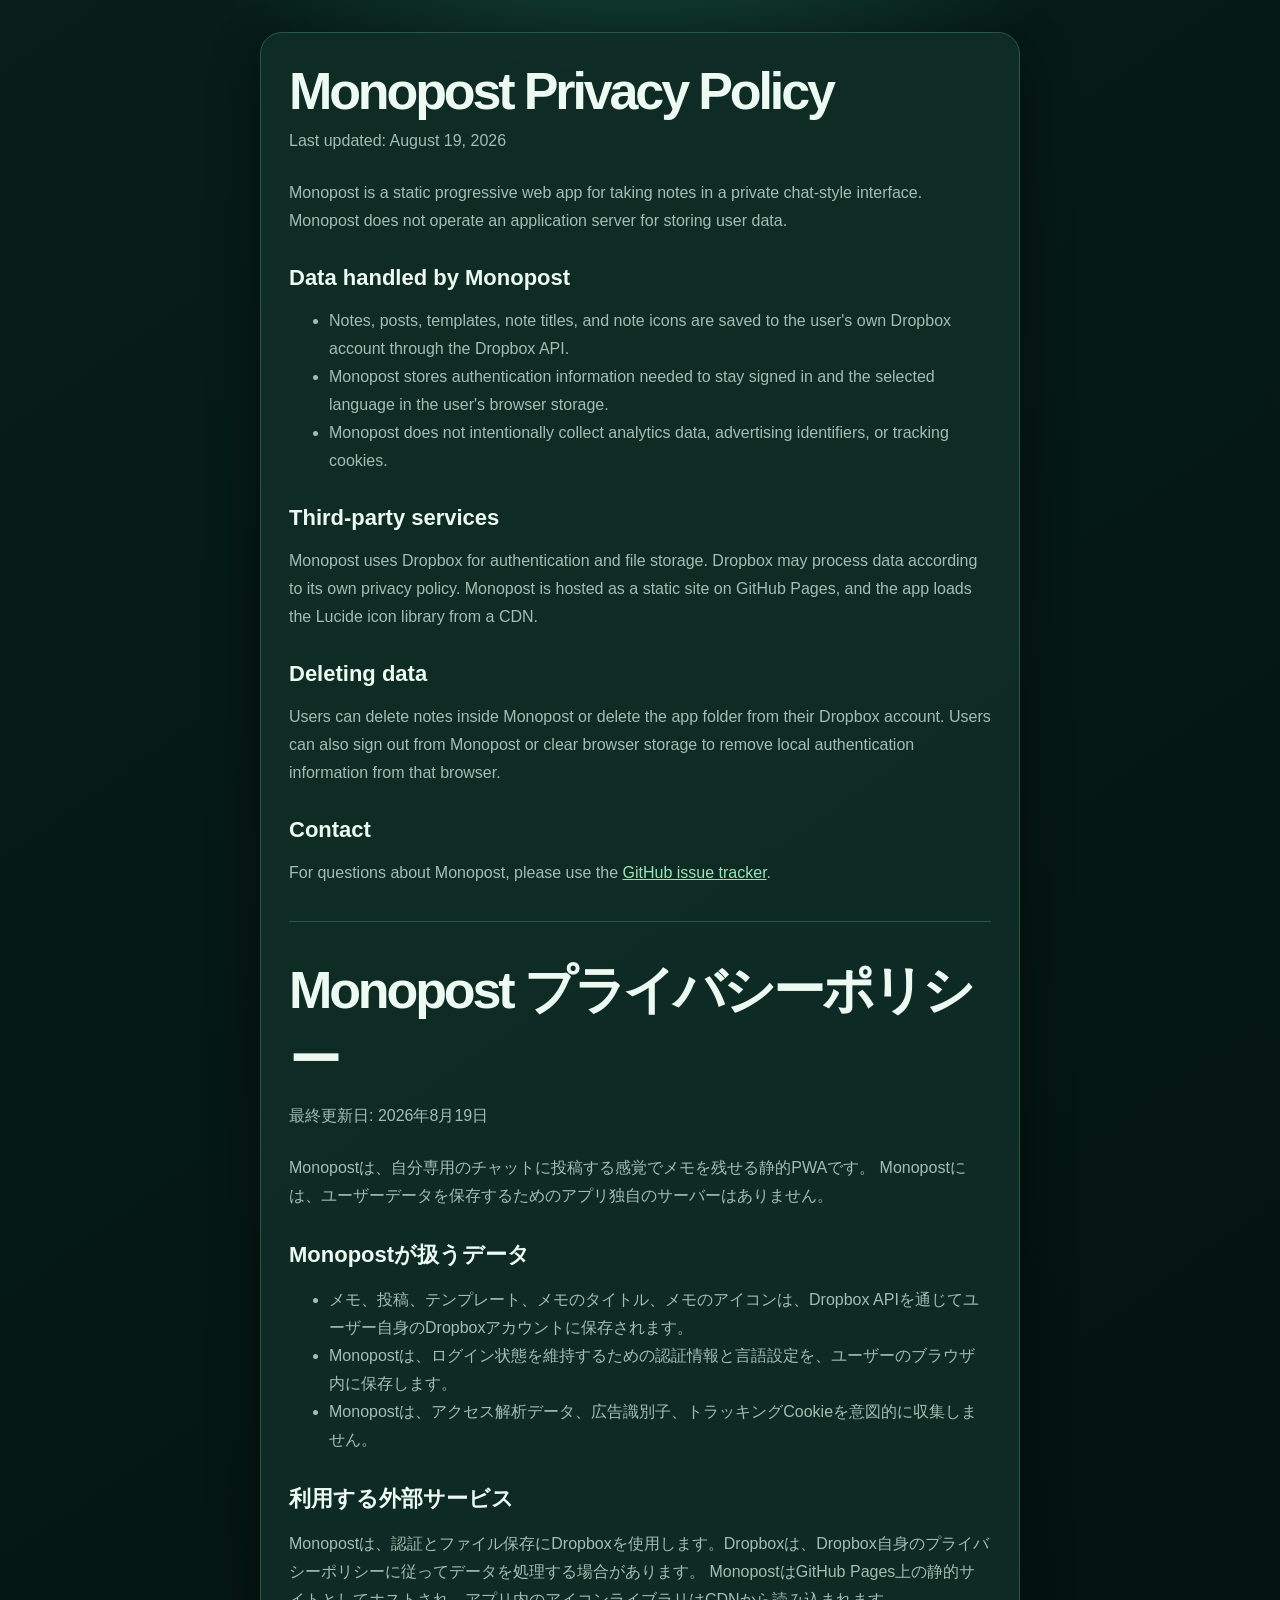
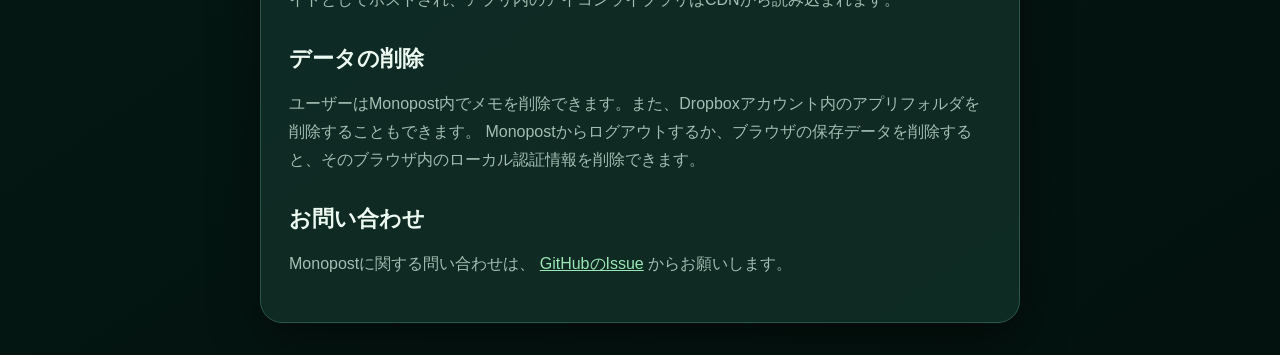
<file: privacy.html>
<!doctype html>
<html lang="en">
  <head>
    <meta charset="utf-8" />
    <meta name="viewport" content="width=device-width, initial-scale=1" />
    <meta name="theme-color" content="#071e19" />
    <meta name="description" content="Privacy Policy for Monopost." />
    <link rel="icon" href="favicon.ico" sizes="any" />
    <link rel="icon" href="assets/icon.svg" type="image/svg+xml" />
    <title>Privacy Policy | Monopost</title>
    <style>
      :root {
        --bg: #071e19;
        --panel: #102e27;
        --line: #2a5549;
        --ink: #ecfaf2;
        --muted: #a2beb2;
        --accent: #9be6b4;
        font-family: sans-serif;
        color: var(--ink);
        background: #03120e;
      }
      * {
        box-sizing: border-box;
      }
      body {
        min-height: 100vh;
        margin: 0;
        padding: 32px 18px;
        background:
          radial-gradient(800px 500px at 50% -10%, #1e5e49 0%, transparent 65%),
          linear-gradient(145deg, var(--bg), #03120e);
      }
      main {
        width: min(760px, 100%);
        margin: 0 auto;
        padding: 28px;
        border: 1px solid var(--line);
        border-radius: 22px;
        background: color-mix(in srgb, var(--panel) 86%, transparent);
        box-shadow: 0 18px 50px #0007;
      }
      h1 {
        margin: 0 0 6px;
        font-size: clamp(32px, 7vw, 52px);
        letter-spacing: -0.06em;
      }
      h2 {
        margin: 30px 0 10px;
        font-size: 22px;
      }
      p,
      li {
        color: var(--muted);
        line-height: 1.75;
      }
      a {
        color: var(--accent);
      }
      hr {
        margin: 34px 0;
        border: 0;
        border-top: 1px solid var(--line);
      }
      .updated {
        margin: 0 0 24px;
      }
    </style>
  </head>
  <body>
    <main>
      <h1>Monopost Privacy Policy</h1>
      <p class="updated">Last updated: August 19, 2026</p>

      <p>
        Monopost is a static progressive web app for taking notes in a
        private chat-style interface. Monopost does not operate an application
        server for storing user data.
      </p>

      <h2>Data handled by Monopost</h2>
      <ul>
        <li>
          Notes, posts, templates, note titles, and note icons are saved to the
          user's own Dropbox account through the Dropbox API.
        </li>
        <li>
          Monopost stores authentication information needed to stay signed in
          and the selected language in the user's browser storage.
        </li>
        <li>
          Monopost does not intentionally collect analytics data, advertising
          identifiers, or tracking cookies.
        </li>
      </ul>

      <h2>Third-party services</h2>
      <p>
        Monopost uses Dropbox for authentication and file storage. Dropbox may
        process data according to its own privacy policy. Monopost is hosted as
        a static site on GitHub Pages, and the app loads the Lucide icon
        library from a CDN.
      </p>

      <h2>Deleting data</h2>
      <p>
        Users can delete notes inside Monopost or delete the app folder from
        their Dropbox account. Users can also sign out from Monopost or clear
        browser storage to remove local authentication information from that
        browser.
      </p>

      <h2>Contact</h2>
      <p>
        For questions about Monopost, please use the
        <a href="https://github.com/nacookan/monopost/issues">GitHub issue tracker</a>.
      </p>

      <hr />

      <h1>Monopost プライバシーポリシー</h1>
      <p class="updated">最終更新日: 2026年8月19日</p>

      <p>
        Monopostは、自分専用のチャットに投稿する感覚でメモを残せる静的PWAです。
        Monopostには、ユーザーデータを保存するためのアプリ独自のサーバーはありません。
      </p>

      <h2>Monopostが扱うデータ</h2>
      <ul>
        <li>
          メモ、投稿、テンプレート、メモのタイトル、メモのアイコンは、Dropbox
          APIを通じてユーザー自身のDropboxアカウントに保存されます。
        </li>
        <li>
          Monopostは、ログイン状態を維持するための認証情報と言語設定を、ユーザーのブラウザ内に保存します。
        </li>
        <li>
          Monopostは、アクセス解析データ、広告識別子、トラッキングCookieを意図的に収集しません。
        </li>
      </ul>

      <h2>利用する外部サービス</h2>
      <p>
        Monopostは、認証とファイル保存にDropboxを使用します。Dropboxは、Dropbox自身のプライバシーポリシーに従ってデータを処理する場合があります。
        MonopostはGitHub Pages上の静的サイトとしてホストされ、アプリ内のアイコンライブラリはCDNから読み込まれます。
      </p>

      <h2>データの削除</h2>
      <p>
        ユーザーはMonopost内でメモを削除できます。また、Dropboxアカウント内のアプリフォルダを削除することもできます。
        Monopostからログアウトするか、ブラウザの保存データを削除すると、そのブラウザ内のローカル認証情報を削除できます。
      </p>

      <h2>お問い合わせ</h2>
      <p>
        Monopostに関する問い合わせは、
        <a href="https://github.com/nacookan/monopost/issues">GitHubのIssue</a>
        からお願いします。
      </p>
    </main>
  </body>
</html>
</file>
